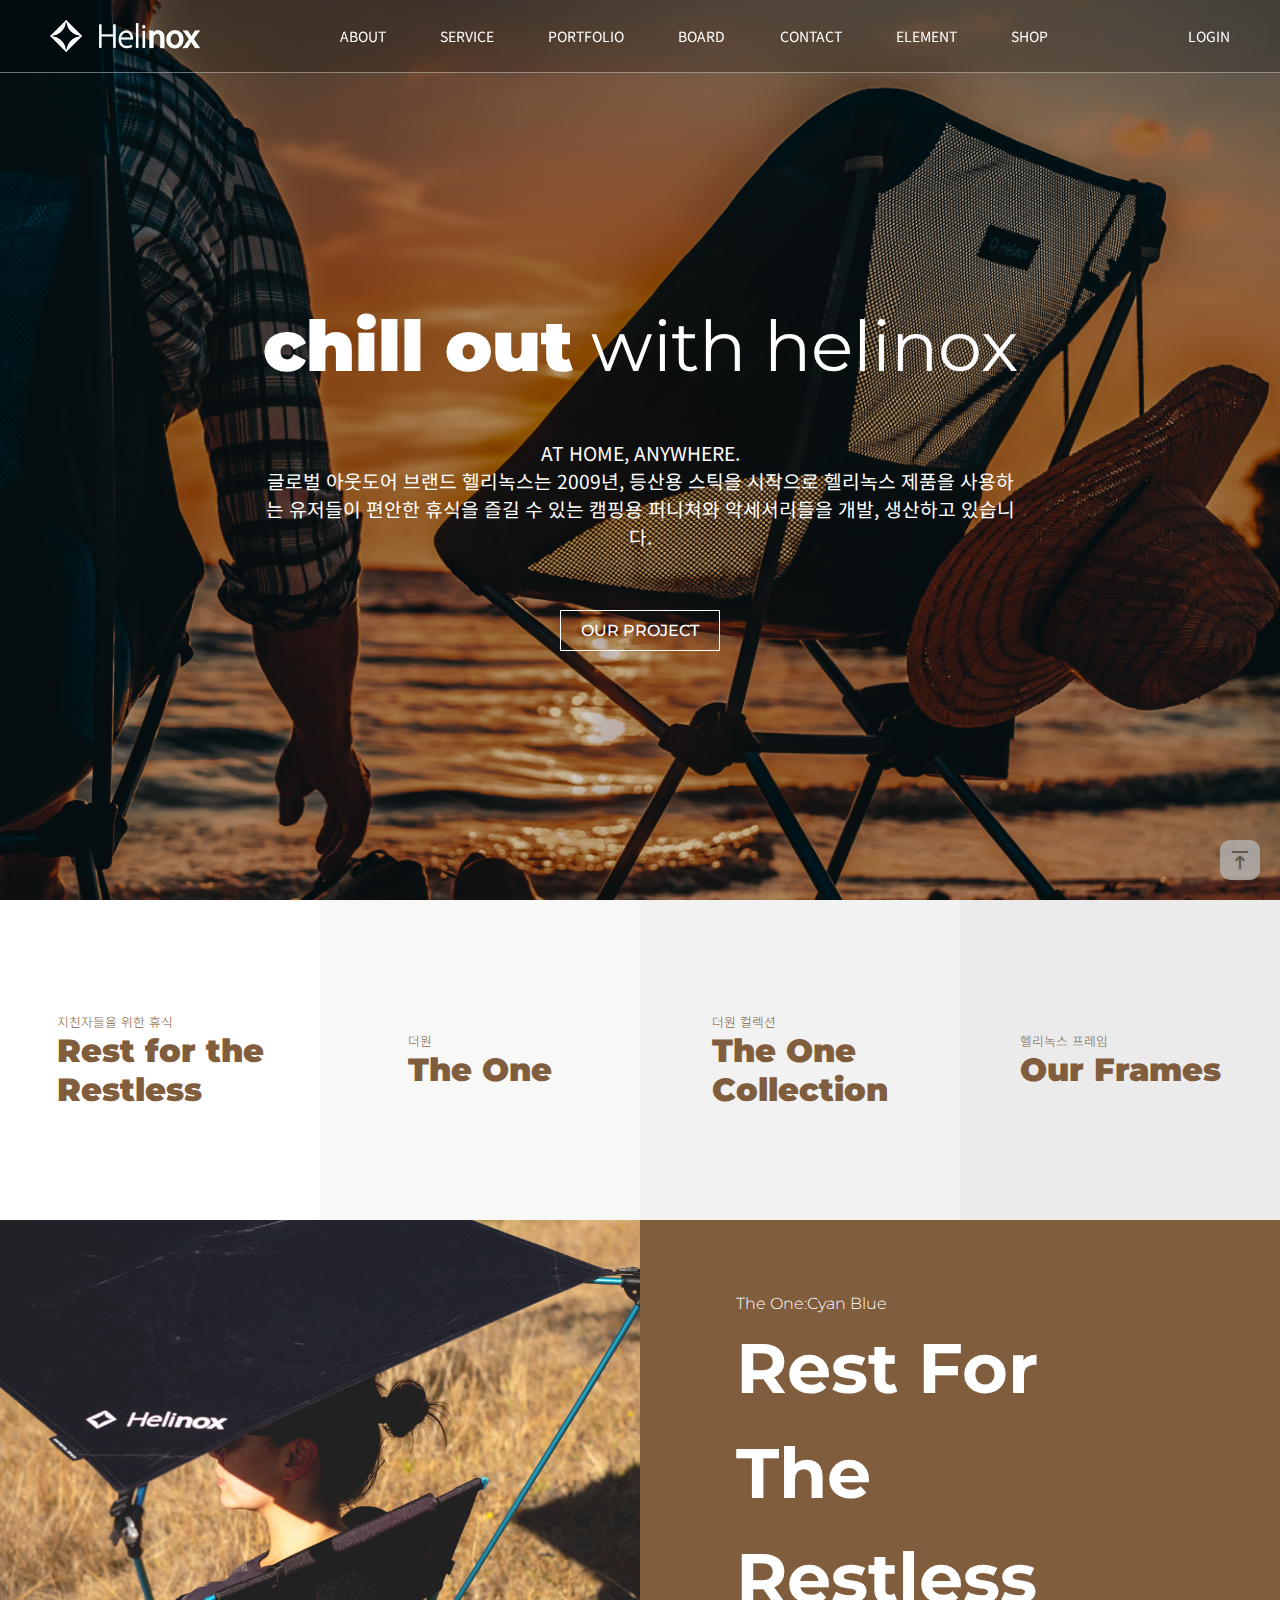
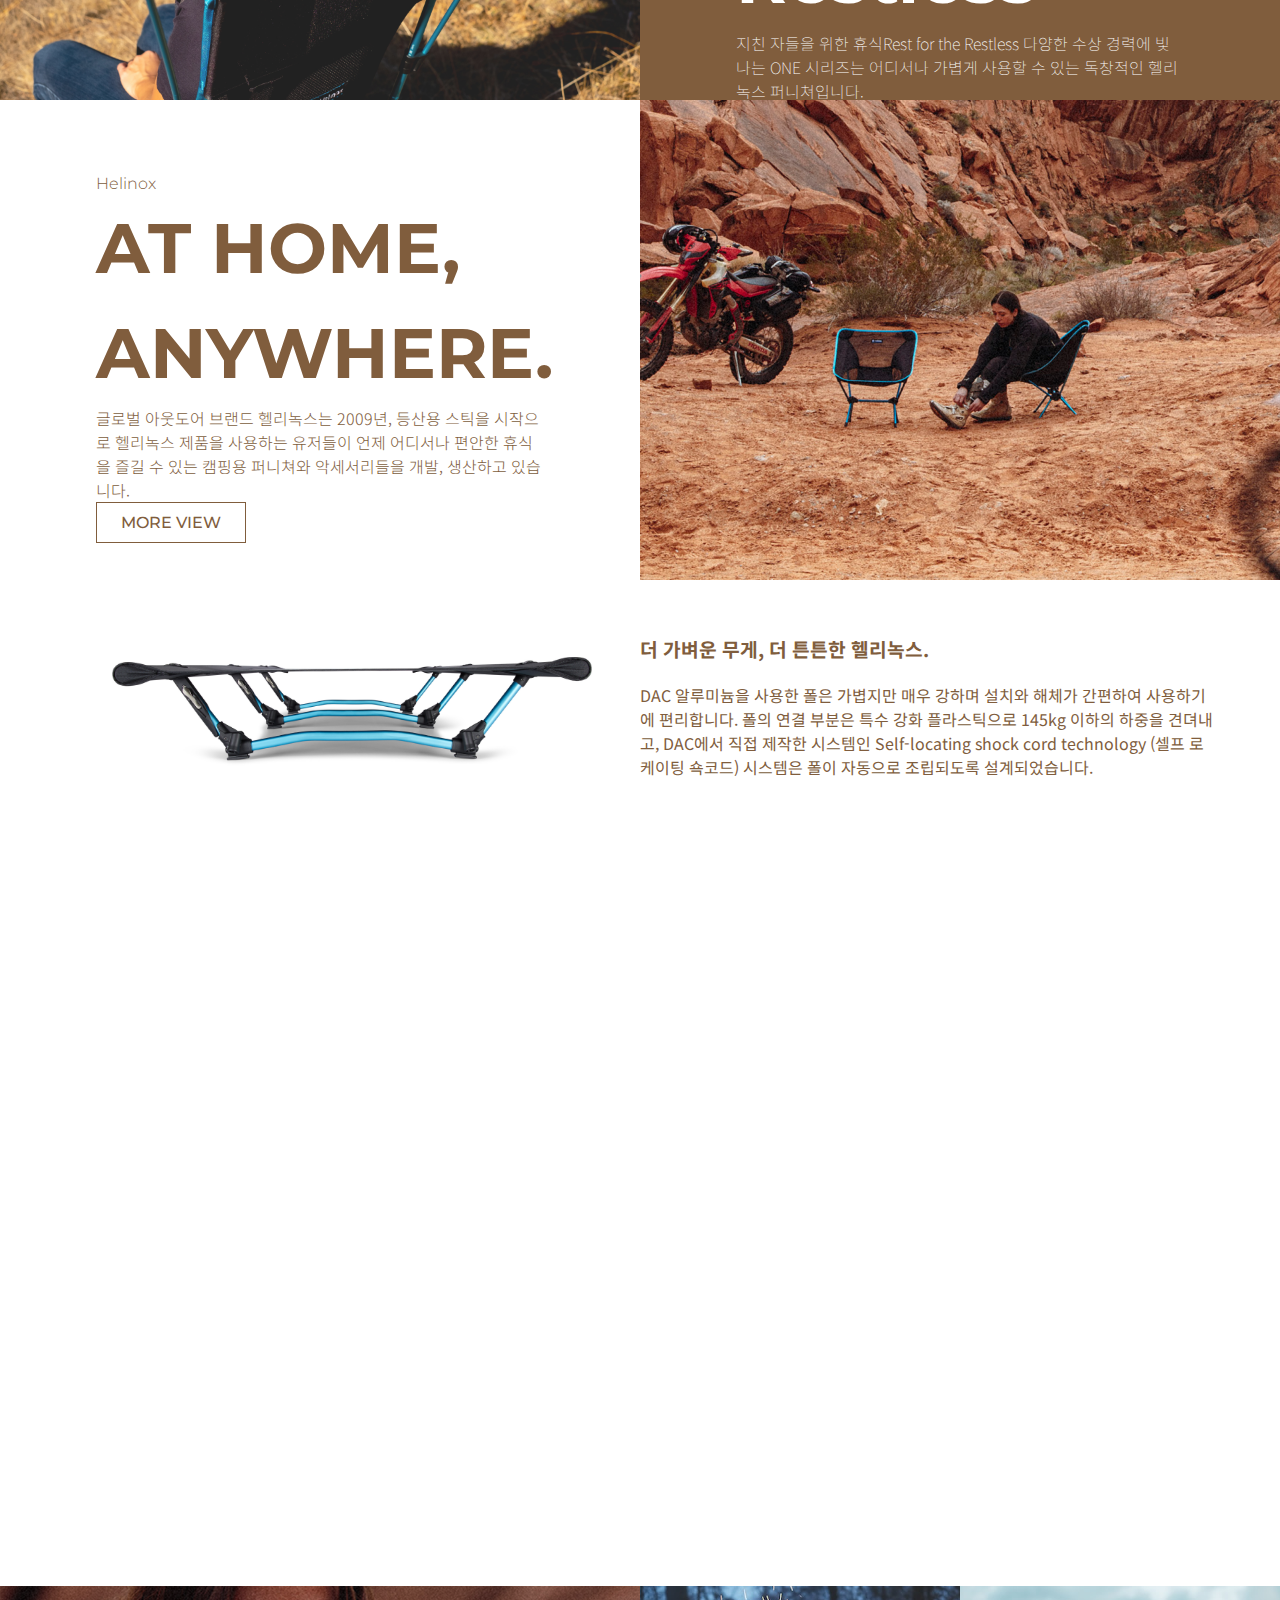
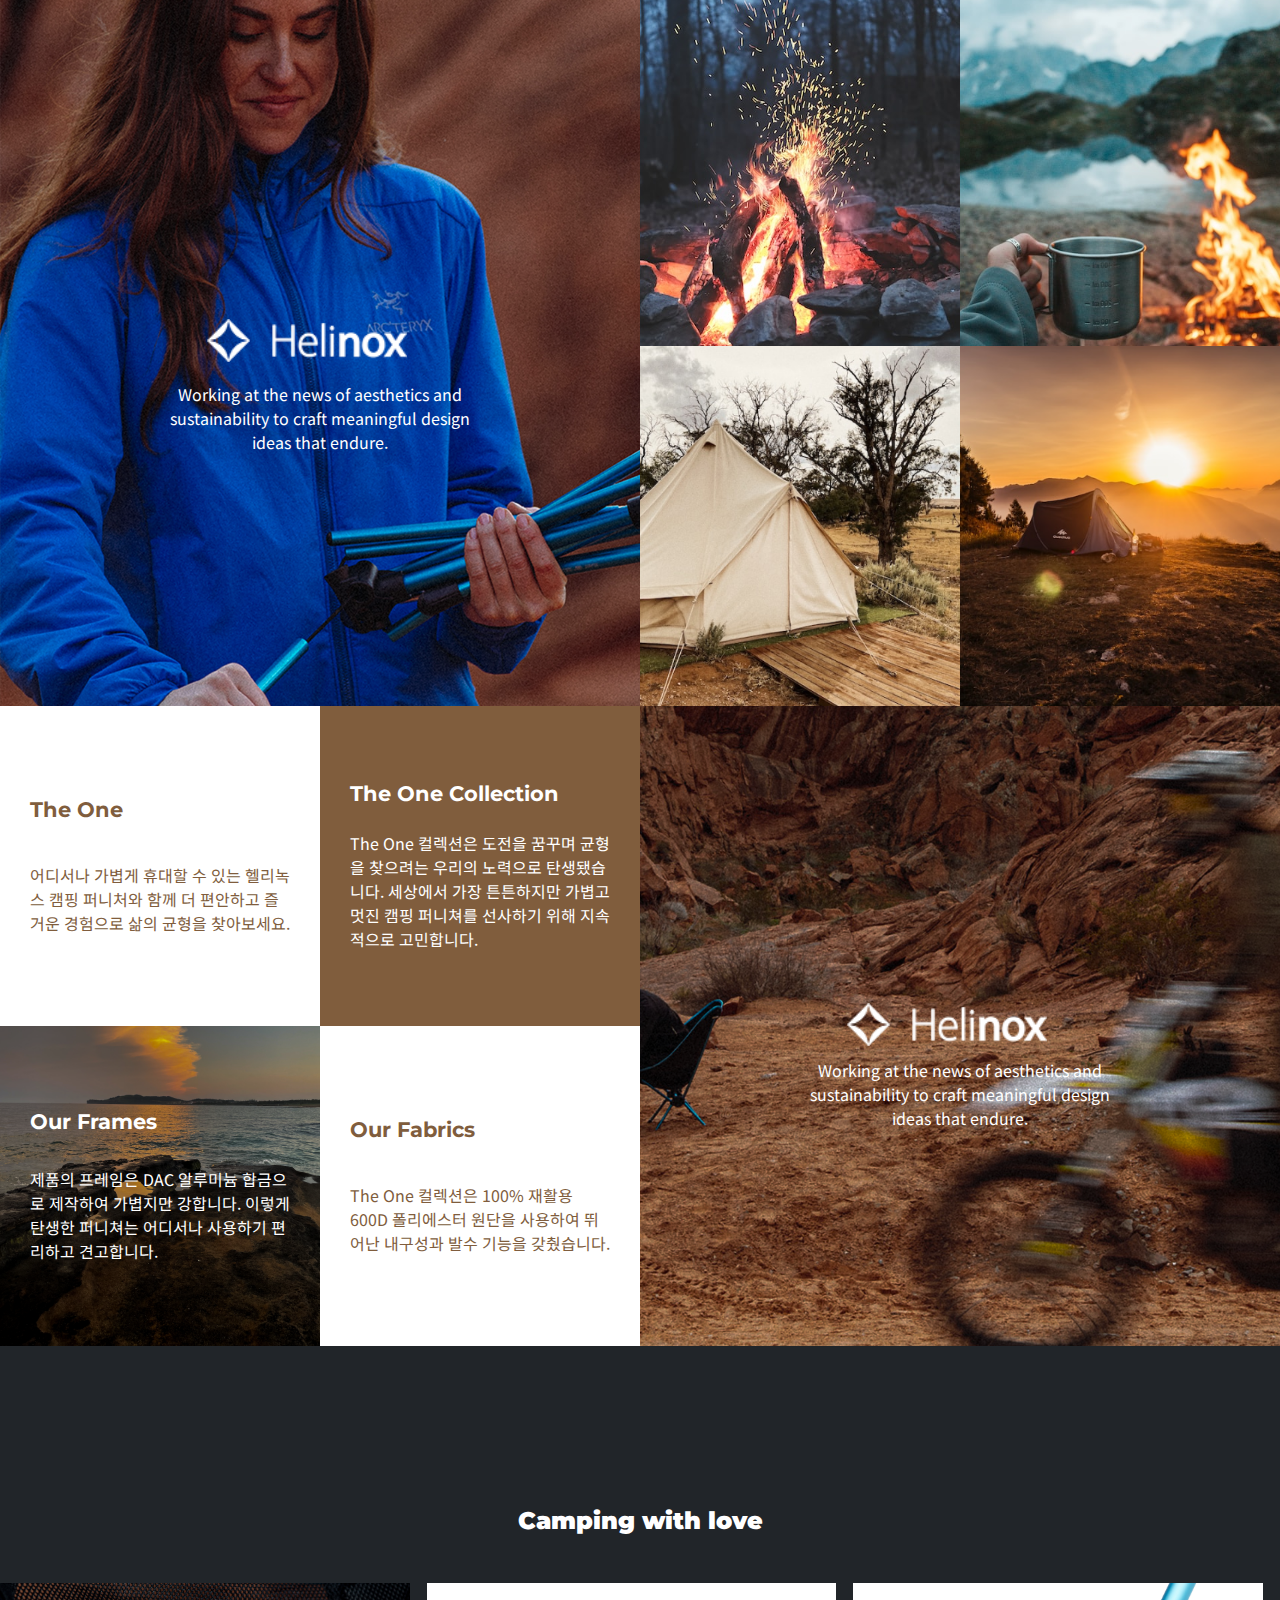
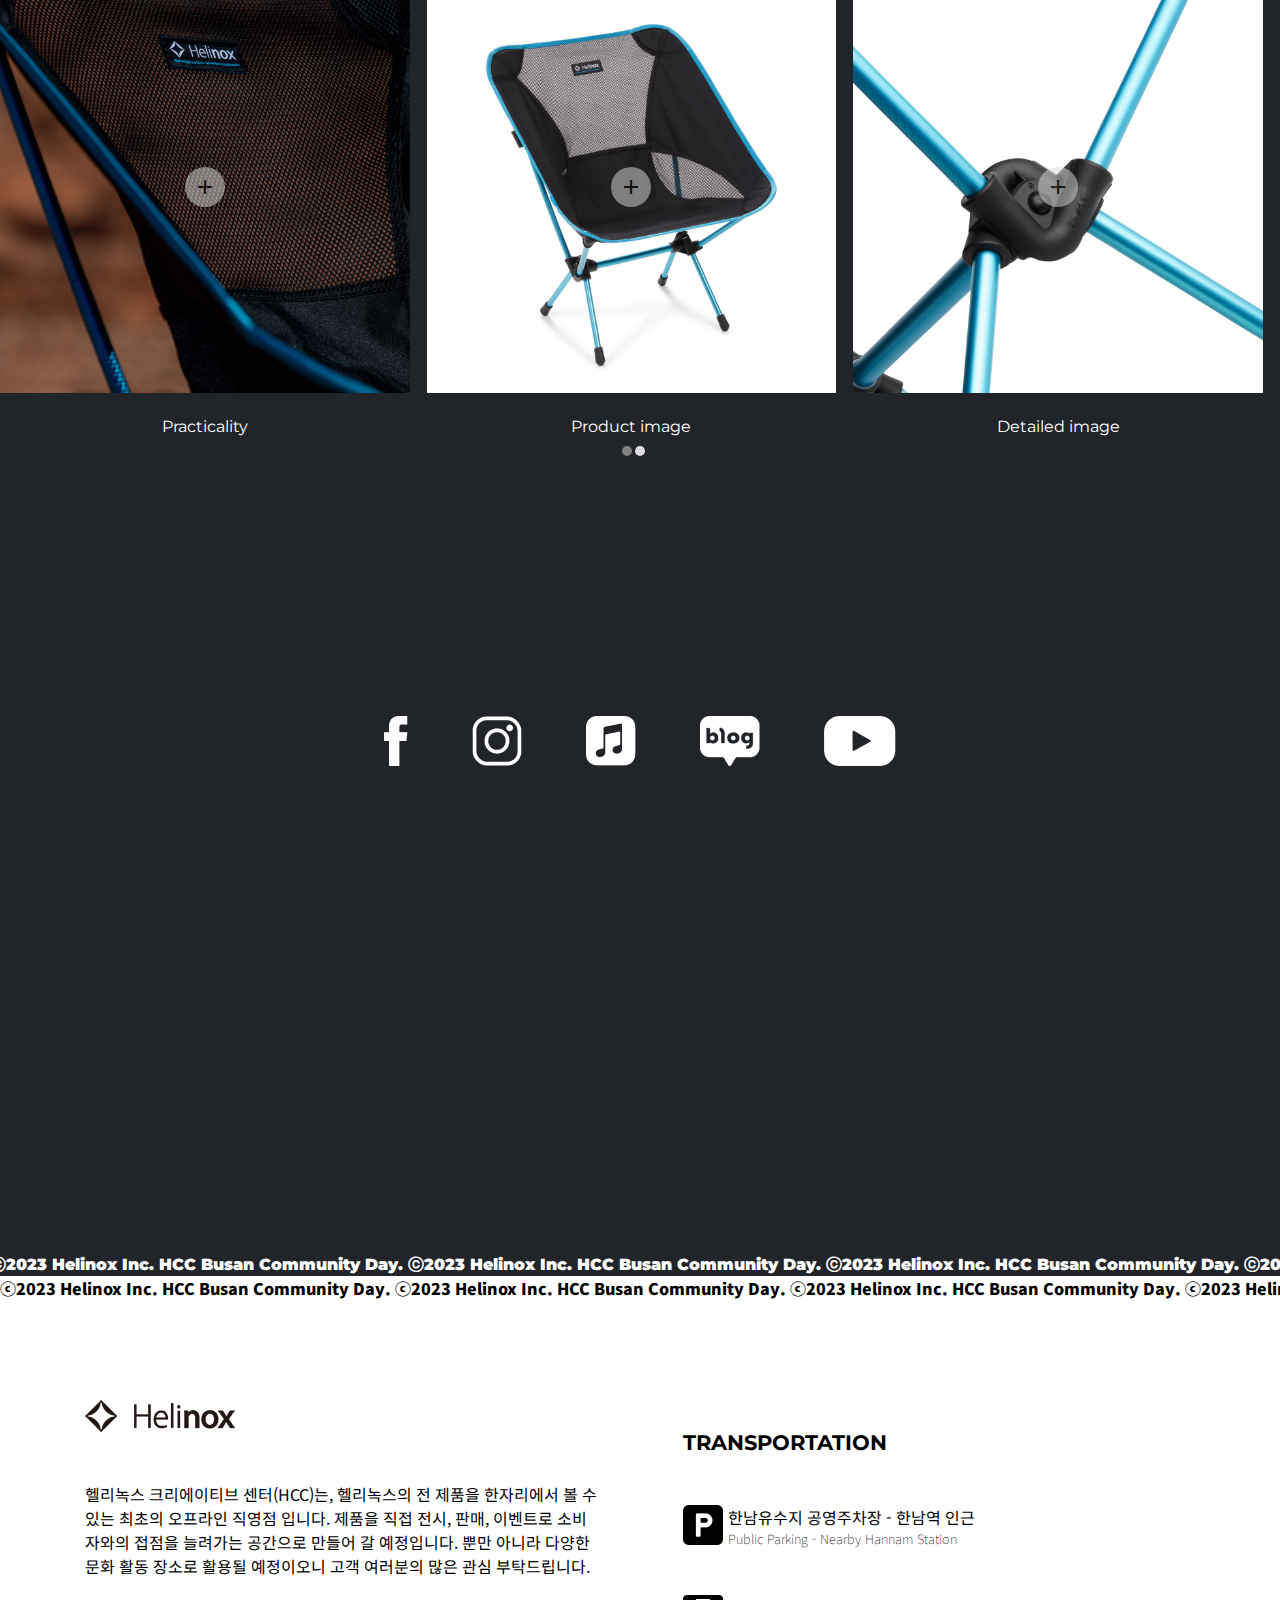
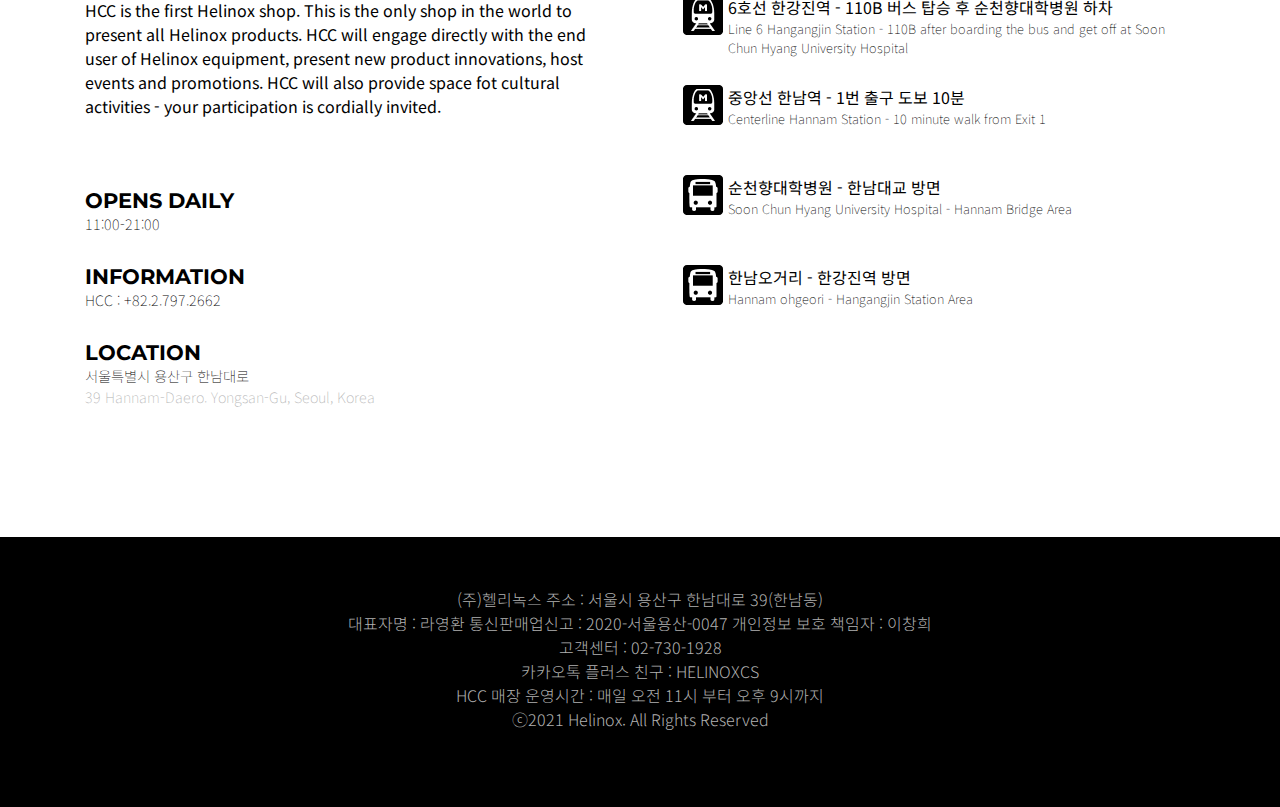
<file: index.html>
<!DOCTYPE html>
<html lang="ko">

<head>
  <meta charset="UTF-8" />
  <meta http-equiv="X-UA-Compatible" content="IE=edge" />
  <title>Helinox</title>
  <link rel="stylesheet"
    href="https://fonts.googleapis.com/css2?family=Material+Symbols+Outlined:opsz,wght,FILL,GRAD@20..48,100..700,0..1,-50..200" />
  <link rel="stylesheet" href="./minireset.min.css" />
  <link rel="stylesheet"
    href="https://fonts.googleapis.com/css2?family=Material+Symbols+Outlined:opsz,wght,FILL,GRAD@20..48,100..700,0..1,-50..200" />
  <link rel="stylesheet" href="ReDisign.css" />
  <link rel="stylesheet"
    href="https://fonts.googleapis.com/css2?family=Material+Symbols+Outlined:opsz,wght,FILL,GRAD@20..48,100..700,0..1,-50..200" />
  <link rel="icon" href="./helinoxImages/favicon-white.png">
</head>

<body>
  <header>
    <nav class="flex">
      <img src="./helinoxImages/white_logo.png" alt="logo" />
      <menu class="flex">
        <li><a href="">about</a></li>
        <li><a href="">service</a></li>
        <li><a href="">portfolio</a></li>
        <li><a href="">board</a></li>
        <li><a href="">contact</a></li>
        <li><a href="">element</a></li>
        <li><a href="">shop</a></li>
      </menu>
      <a href="#">login</a>
    </nav>
    <div class="main-img">
      <div class="main-text">
        <h1><span>chill out</span> with helinox</h1>
        <p class="strong">AT HOME, ANYWHERE.</p>
        <p>
          글로벌 아웃도어 브랜드 헬리녹스는 2009년, 등산용 스틱을 시작으로
          헬리녹스 제품을 사용하는 유저들이 편안한 휴식을 즐길 수 있는 캠핑용
          퍼니쳐와 악세서리들을 개발, 생산하고 있습니다.
        </p>
      </div>
      <a href="#" class="more-btn">our project</a>
      <div class="icon">
        <span class="icon1"></span>
        <span class="icon2"></span>
      </div>
    </div>
    <div class="main-text-box flex">
      <div class="text-box1 flex">
        <h2>
          <span class="lower">지친자들을 위한 휴식</span>Rest for the<br />Restless
        </h2>
      </div>
      <div class="text-box2 flex">
        <h2><span class="lower">더원</span>The One</h2>
      </div>
      <div class="text-box3 flex">
        <h2><span class="lower">더원 컬렉션</span>The One<br />Collection</h2>
      </div>
      <div class="text-box4 flex">
        <h2><span class="lower">헬리녹스 프레임</span>Our Frames</h2>
      </div>
    </div>
  </header>
  <main>
    <section class="section1">
      <div class="img-text-box1 flex">
        <div class="img">
          <img src="./helinoxImages/HELINOX_OCT 2019_SANTA CRUZ-6328_sm 1.png" alt="타프이미지" />
        </div>
        <div class="text-box flex">
          <div class="text flex">
            <h1><span>the one:cyan blue</span>rest for the restless</h1>
            <p>
              지친 자들을 위한 휴식Rest for the Restless 다양한 수상 경력에
              빛나는 ONE 시리즈는 어디서나 가볍게 사용할 수 있는 독창적인
              헬리녹스 퍼니쳐입니다.
            </p>
            <a href="#" class="more-btn">more view</a>
          </div>
        </div>
      </div>
      <div class="img-text-box2 flex">
        <div class="text-box flex">
          <div class="text flex">
            <h1><span>Helinox</span>AT HOME, ANYWHERE.</h1>
            <p>
              글로벌 아웃도어 브랜드 헬리녹스는 2009년, 등산용 스틱을 시작으로
              헬리녹스 제품을 사용하는 유저들이 언제 어디서나 편안한 휴식을
              즐길 수 있는 캠핑용 퍼니쳐와 악세서리들을 개발, 생산하고
              있습니다.
            </p>
            <a href="#" class="more-btn">more view</a>
          </div>
        </div>
        <div class="img">
          <img src="./helinoxImages/section2right.png" alt="bikeimg" />
        </div>
      </div>
    </section>

    <section class="section2">
      <div class="product-img-text flex">
        <div class="img">
          <img src="./helinoxImages/product.png" alt="product">
        </div>
        <div class="text-box">
          <p>
            <span class="strong">더 가벼운 무게, 더 튼튼한 헬리녹스.</span>
            DAC 알루미늄을 사용한 폴은 가볍지만 매우 강하며 설치와 해체가
            간편하여 사용하기에 편리합니다. 폴의 연결 부분은 특수 강화
            플라스틱으로 145kg 이하의 하중을 견뎌내고, DAC에서 직접 제작한
            시스템인 Self-locating shock cord technology (셀프 로케이팅
            쇽코드) 시스템은 폴이 자동으로 조립되도록 설계되었습니다.
          </p>
        </div>
      </div>
      <div class="middle-main-img">
        <iframe width="560" height="315"
          src="https://www.youtube.com/embed/qJGAl6FuK1M?controls=0&autoplay=1&mute=1&loop=1"
          title="YouTube video player" frameborder="0"
          allow="accelerometer; autoplay; clipboard-write; encrypted-media; gyroscope; picture-in-picture; web-share"
          allowfullscreen></iframe>
      </div>
    </section>

    <section class="section3">
      <div class="img-box flex">
        <div class="left-main-img">
          <!-- <img src="./helinoxImages/section3-left-img.png" alt="logo"> -->
          <span>logo</span>
          <p>
            Working at the news of aesthetics and sustainability to craft
            meaningful design ideas that endure.
          </p>
        </div>
        <div class="right-sub-img flex">
          <img src="./helinoxImages/capming1.png" alt="campimg1">
          <img src="./helinoxImages/camping2.png" alt="campimg2">
          <img src="./helinoxImages/camping3.png" alt="campimg3">
          <img src="./helinoxImages/camping4.png" alt="campimg4">
        </div>
      </div>
    </section>

    <section class="section4 flex">
      <div class="left-text-box">
        <div class="text flex">
          <div class="text-box flex">
            <h4>The One</h4>
            <p>
              어디서나 가볍게 휴대할 수 있는 헬리녹스 캠핑 퍼니처와 함께 더
              편안하고 즐거운 경험으로 삶의 균형을 찾아보세요.
            </p>
          </div>
          <div class="text-box flex">
            <h4>The One Collection</h4>
            <p>
              The One 컬렉션은 도전을 꿈꾸며 균형을 찾으려는 우리의 노력으로
              탄생됐습니다. 세상에서 가장 튼튼하지만 가볍고 멋진 캠핑 퍼니쳐를
              선사하기 위해 지속적으로 고민합니다.
            </p>
          </div>
          <div class="text-box flex">
            <h4>Our Frames</h4>
            <p>
              제품의 프레임은 DAC 알루미늄 합금으로 제작하여 가볍지만 강합니다.
              이렇게 탄생한 퍼니쳐는 어디서나 사용하기 편리하고 견고합니다.
            </p>
          </div>
          <div class="text-box flex">
            <h4>Our Fabrics</h4>
            <p>
              The One 컬렉션은 100% 재활용 600D 폴리에스터 원단을 사용하여
              뛰어난 내구성과 발수 기능을 갖췄습니다.
            </p>
          </div>
        </div>
      </div>
      <div class="right-img-box">
        <img src="./helinoxImages/section4-main.png" alt="rightmain">
        <span>logo</span>
        <p>
          Working at the news of aesthetics and sustainability to craft
          meaningful design ideas that endure.
        </p>
      </div>
    </section>

    <section class="section5">
      <h4>Camping with love</h4>
      <div class="product-img-box flex">
        <div class="img img1">
          <img src="./helinoxImages/section5-1.png" alt="img1">
          <a href="#"><span class="material-symbols-outlined">
              add
            </span></a>
          <span>Practicality</span>
        </div>

        <div class="img img2">
          <img src="./helinoxImages/section5-2.png" alt="img2">
          <a href="#"><span class="material-symbols-outlined">
              add
            </span></a>
          <span>Product image</span>
        </div>

        <div class="img img3">
          <img src="./helinoxImages/section5-3.png" alt="img3">
          <a href="#"><span class="material-symbols-outlined">
              add
            </span></a>
          <span>Detailed image</span>
        </div>

        <div class="select-btn">
          <span class="select-btn1"><a href="#"></a></span>
          <span class="select-btn2"><a href="#"></a></span>
        </div>
      </div>
      <div class="sns flex">
        <a href="#"><img src="./helinoxImages/icon_sns_f 1.png" alt="snsfacebook"></a>
        <a href="#"><img src="./helinoxImages/icon_sns_i.png" alt="snsinsta"></a>
        <a href="#"><img src="./helinoxImages/sns_3.png" alt="sns3"></a>
        <a href="#"><img src="./helinoxImages/icon_blog.png" alt="snsblog"></a>
        <a href="#"><img src="./helinoxImages/icon_yt.png" alt="youtube"></a>
      </div>
      <div class="footertext">
        ⓒ2023 Helinox Inc. HCC Busan Community Day. ⓒ2023 Helinox Inc. HCC
        Busan Community Day. ⓒ2023 Helinox Inc. HCC Busan Community Day. ⓒ2023
        Helinox Inc. HCC Busan Community Day.ⓒ2023
        Helinox Inc. HCC Busan Community Day.ⓒ2023
        Helinox Inc. HCC Busan Community Day.ⓒ2023
        Helinox Inc. HCC Busan Community Day.
      </div>

    </section>

    <section class="section6">
      <div class="kakao">
        <!-- * 카카오맵 - 지도퍼가기 -->
        <!-- 1. 지도 노드 -->
        <div id="daumRoughmapContainer1684117652721" class="root_daum_roughmap root_daum_roughmap_landing"></div>

        <!--
	2. 설치 스크립트
	* 지도 퍼가기 서비스를 2개 이상 넣을 경우, 설치 스크립트는 하나만 삽입합니다.
-->
        <script charset="UTF-8" class="daum_roughmap_loader_script"
          src="https://ssl.daumcdn.net/dmaps/map_js_init/roughmapLoader.js"></script>

        <!-- 3. 실행 스크립트 -->
        <script charset="UTF-8">
          new daum.roughmap.Lander({
            "timestamp": "1684117652721",
            "key": "2es6s",
            "mapWidth": "1920",
            "mapHeight": "360"
          }).render();
        </script>
      </div>
    </section>
    <article>
      <p>
        ⓒ2023 Helinox Inc. HCC Busan Community Day. ⓒ2023 Helinox Inc. HCC
        Busan Community Day. ⓒ2023 Helinox Inc. HCC Busan Community Day. ⓒ2023
        Helinox Inc. HCC Busan Community Day.ⓒ2023
        Helinox Inc. HCC Busan Community Day.ⓒ2023
        Helinox Inc. HCC Busan Community Day.ⓒ2023
        Helinox Inc. HCC Busan Community Day.
      </p>
    </article>
  </main>
  <footer>

    <div class="high-footer flex">
      <div class="left-text">
        <img src="./helinoxImages/black_logo.png" alt="logo">
        <div class="introduce">
          <p>
            헬리녹스 크리에이티브 센터(HCC)는, 헬리녹스의 전 제품을 한자리에서
            볼 수 있는 최초의 오프라인 직영점 입니다. 제품을 직접 전시, 판매,
            이벤트로 소비자와의 접점을 늘려가는 공간으로 만들어 갈 예정입니다.
            뿐만 아니라 다양한 문화 활동 장소로 활용될 예정이오니 고객
            여러분의 많은 관심 부탁드립니다.
          </p>
          <p>
            HCC is the first Helinox shop. This is the only shop in the world
            to present all Helinox products. HCC will engage directly with the
            end user of Helinox equipment, present new product innovations,
            host events and promotions. HCC will also provide space fot
            cultural activities - your participation is cordially invited.
          </p>
        </div>
        <div class="info">
          <ul>
            <li>opens daily<span>11:00-21:00</span></li>
            <li>information<span>HCC : +82.2.797.2662</span></li>
            <li>
              LOCATION<span>서울특별시 용산구 한남대로</span><span class="lower">39 Hannam-daero. Yongsan-gu, seoul, Korea </span>
            </li>
          </ul>
        </div>
      </div>
      <div class="right-text">
        <p>transportation</p>
        <ul>
          <li class="flex">
            <img src="./helinoxImages/parking.png" alt="parking-icon">
            <p>
              한남유수지 공영주차장 - 한남역 인근<br><span>Public Parking - Nearby Hannam Station</span></p>
          </li>
          <li class="flex">
            <img src="./helinoxImages/Group 40.png" alt="metro-icon">
            <p>
              6호선 한강진역 - 110B 버스 탑승 후 순천향대학병원 하차<span>Line 6 Hangangjin Station - 110B after boarding the bus and get
                off at Soon Chun Hyang University Hospital
              </span></p>
          </li>
          <li class="flex">
            <img src="./helinoxImages/Group 40.png" alt="metro-icon">
            <p>
              중앙선 한남역 - 1번 출구 도보 10분<span>Centerline Hannam Station - 10 minute walk from Exit 1</span></p>
          </li>
          <li class="flex">
            <img src="./helinoxImages/Group 41.png" alt="bus-icon">
            <p>
              순천향대학병원 - 한남대교 방면<span>Soon Chun Hyang University Hospital - Hannam Bridge Area</span></p>
          </li>
          <li class="flex">
            <img src="./helinoxImages/Group 41.png" alt="bus-icon">
            <p>
              한남오거리 - 한강진역 방면<span>Hannam ohgeori - Hangangjin
                Station Area</span></p>
          </li>
        </ul>
      </div>
    </div>
    <div class="low-footer">
      <p>
        (주)헬리녹스 주소 : 서울시 용산구 한남대로 39(한남동)<br>대표자명 :
        라영환 통신판매업신고 : 2020-서울용산-0047 개인정보 보호 책임자 :
        이창희<br>고객센터 : 02-730-1928<br>카카오톡 플러스 친구 : HELINOXCS<br>HCC
        매장 운영시간 : 매일 오전 11시 부터 오후 9시까지<br>ⓒ2021 Helinox. All
        Rights Reserved
      </p>
    </div>
    <a href="#" class="to-top flex"><span class="material-symbols-outlined">
        vertical_align_top
      </span></a>
  </footer>
</body>

</html>
</file>
<file: ReDisign.css>
@charset "utf-8";
@import url(./ReDisignCommon.css);
@import url(./ReDisignVariable.css);

/* header */

body {
  font-family: "Noto Sans KR";
}

header {
  font-family: "Noto Sans KR", sans-serif;
  position: relative;
}

header nav {
  background: rgba(0, 0, 0, 0.2);
  position: fixed;
  width: 100%;
  color: white;
  font-size: var(--font-size-14);
  justify-content: space-between;
  align-items: center;
  margin: 0 auto;
  padding: 20px 50px;
  text-transform: uppercase;
  border-bottom: 1px solid rgba(214, 214, 214, 0.5);
  z-index: 999999;
}

header nav menu {
  width: 60%;
  justify-content: space-between;
}

header nav menu li {
  transition: 0.3s;
}

header nav menu li:hover {
  color: black;
}

header .main-img {
  background: url(./helinoxImages/Mask\ group.png) no-repeat 50% / cover;
  height: 100vh;
  width: 100vw;
}

header .main-text-box {
  width: 100%;
}

header .main-img .main-text {
  position: absolute;
  top: 35%;
  left: 50%;
  color: white;
  text-align: center;
  transform: translate(-50%, -50%);
  min-width: 730px;
  /* height: 100%; */
}
header .main-img .main-text h1 {
  padding-bottom: 50px;
  white-space: nowrap;
}
header .main-img .main-text p {
  font-size: 1.2rem;
}

header .main-img .main-text h1 span {
  font-weight: 900;
}

header .main-img .more-btn {
  position: absolute;
  top: 50%;
  left: 50%;
  transform: translateX(-50%);
  border-color: white;
  color: white;
  transition: 0.5s;
}

header .main-img .more-btn:hover {
  background-color: white;
  color: #805d3d;
}

header .main-text-box {
  width: 100vw;
}

header .main-text-box .text-box1 {
  width: 25%;
  aspect-ratio: 1;
  background-color: #fff;
}

header .main-text-box .text-box2 {
  width: 25%;
  aspect-ratio: 1;
  background-color: #f8f8f8;
}

header .main-text-box .text-box3 {
  width: 25%;
  aspect-ratio: 1;
  background-color: #f2f2f2;
}

header .main-text-box .text-box4 {
  width: 25%;
  aspect-ratio: 1;
  background-color: #ebebec;
}

header .main-text-box {
  color: #805d3d;
}

header .main-text-box .flex {
  justify-content: center;
  align-items: center;
}

header .main-text-box span {
  font-family: var(--font-notokr);
  font-weight: 300;
}

/* main section1 */
main {
  width: 100vw;
}

main .section1 {
  width: 100%;
}

main .section1 .img-text-box1 {
  width: 100%;
}

main .section1 .img-text-box1 .img {
  width: 50%;
}

main .section1 .img-text-box1 .img img {
  width: 100%;
  object-fit: cover;
}

main .section1 .img-text-box1 .text-box {
  width: 50%;
  background-color: #805d3d;
  color: white;
  justify-content: center;
  align-items: center;
}

main .section1 .img-text-box1 .text-box .text {
  flex-direction: column;
  justify-content: space-evenly;
  width: 70%;
  height: 70%;
}

main .section1 .img-text-box1 .text-box h1 {
  line-height: 1.5;
  text-transform: capitalize;
  font-weight: 700;
}

main .section1 .img-text-box1 .text-box h1 span {
  font-weight: 300;
  font-size: 1rem;
  display: block;
}

main .section1 .img-text-box1 .text-box p {
  line-height: 1.5;
  font-weight: 100;
}

main .section1 .img-text-box1 .text-box .more-btn {
  border-color: white;
  width: 150px;
  text-align: center;
  text-transform: uppercase;
  transition: 0.3s;
}

main .section1 .img-text-box1 .text-box .more-btn:hover {
  background-color: white;
  color: #805d3d;
}

main .section1 .img-text-box2 {
  width: 100vw;
}

main .section1 .img-text-box2 .text-box {
  width: 50%;
  background-color: #ffffff;
  color: #805d3d;
  justify-content: center;
  align-items: center;
}

main .section1 .img-text-box2 .text-box .text {
  flex-direction: column;
  justify-content: space-evenly;
  width: 70%;
  height: 70%;
}

main .section1 .img-text-box2 .img {
  width: 50%;
}

main .section1 .img-text-box2 .img img {
  width: 100%;
}

main .section1 .img-text-box2 .text-box h1 {
  line-height: 1.5;
  text-transform: capitalize;
  font-weight: 700;
}

main .section1 .img-text-box2 .text-box h1 span {
  font-weight: 300;
  font-size: 1rem;
  display: block;
}

main .section1 .img-text-box2 .text-box .more-btn {
  border-color: #805d3d;
  width: 150px;
  text-align: center;
  text-transform: uppercase;
  transition: 0.3s;
}

main .section1 .img-text-box2 .text-box .more-btn:hover {
  background-color: #805d3d;
  color: white;
}
main .section1 .img-text-box2 .text-box .text p {
  font-weight: 300;
}

/* main section2 */
main {
  width: 100vw;
}

main .section2 {
  width: 100%;
}

main .section2 .product-img-text {
  width: 100%;
  justify-content: center;
  align-items: center;
}

main .section2 .product-img-text .img {
  width: 45%;
  padding: 2rem;
}

main .section2 .product-img-text .img img {
  width: 100%;
}

main .section2 .product-img-text .text-box {
  width: 45%;
  color: #805d3d;
}
main .section2 .product-img-text .text-box p .strong {
  display: block;
  font-weight: 700;
  font-size: 1.2rem;
  padding-bottom: 20px;
}

main .section2 .middle-main-img {
  width: 90%;
  aspect-ratio: 16 / 9;
  margin: 0 auto;
  /* overflow: hidden; */
}

main .section2 .middle-main-img iframe {
  /* object-fit: cover; */
  width: 100%;
  height: 100%;
  /* aspect-ratio: 16 / 9; */
}

/* main section3 */
main .section3 {
  width: 100vw;
  margin-top: 100px;
}

main .section3 .img-box {
  width: 100%;
  height: 80vh;
  /* overflow: hidden; */
}

main .section3 .img-box .left-main-img {
  width: 50%;
  height: 100%;
  position: relative;
  background: linear-gradient(rgba(0, 0, 0, 0), rgba(0, 0, 0, 0)),
    url(./helinoxImages/section3-left-img.png);
  transition: 0.3s;
}

main .section3 .img-box .left-main-img:hover {
  background: linear-gradient(rgba(0, 0, 0, 0.1), rgba(0, 0, 0, 0.7)),
    url(./helinoxImages/section3-left-img.png);
}

main .section3 .img-box .left-main-img p {
  position: absolute;
  top: 55%;
  left: 50%;
  transform: translateX(-50%);
  color: white;
  width: 50%;
  text-align: center;
}

main .section3 .img-box .left-main-img span {
  background: url(./helinoxImages/white_logo.png) no-repeat 50% / contain;
  position: absolute;
  top: 45%;
  left: 48%;
  transform: translateX(-50%);
  width: 200px;
  height: 60px;
  text-indent: -999px;
}

main .section3 .img-box img {
  width: 100%;
  height: 100%;
  object-fit: cover;
}

main .section3 .img-box .right-sub-img {
  width: 50%;
  height: 50%;
  flex-wrap: wrap;
  /* overflow: hidden; */
}

main .section3 .img-box .right-sub-img img {
  width: 50%;
  aspect-ratio: 1;
  object-fit: cover;
}

main .section1 .img-text-box2 .img img {
  background: rgba;
}

/* main section4 */
main .section4 {
  width: 100vw;
}

main .section4 .left-text-box {
  width: 50%;
  /* height: 80vh; */
}

main .section4 .left-text-box .text {
  width: 100%;
  flex-wrap: wrap;
}

main .section4 .left-text-box .text .text-box {
  width: 50%;
  /* height: 10%; */
  aspect-ratio: 1;
  flex-direction: column;
  justify-content: center;
  justify-content: space-evenly;
  padding: 50px 30px;
}

main .section4 .left-text-box .text .text-box h4 {
  font-size: 1.3rem;
  font-family: var(--font-mont);
  font-weight: 700;
}

main .section4 .left-text-box .text .text-box:first-child {
  color: #805d3d;
}

main .section4 .left-text-box .text .text-box:nth-child(2) {
  color: white;
  background-color: #805d3d;
}

main .section4 .left-text-box .text .text-box:nth-child(3) {
  color: white;
  background: url(./helinoxImages/section4-img.png) no-repeat 50% / cover;
}

main .section4 .left-text-box .text .text-box:nth-child(4) {
  color: #805d3d;
}

main .section4 .right-img-box {
  width: 50%;
  position: relative;
}

main .section4 .right-img-box img {
  width: 100%;
  height: 100%;
  object-fit: cover;
}

main .section4 .right-img-box span {
  background: url(./helinoxImages/white_logo.png) no-repeat 50% / contain;
  position: absolute;
  top: 45%;
  left: 48%;
  text-indent: -9999px;
  transform: translateX(-50%);
  width: 200px;
  height: 60px;
}

main .section4 .right-img-box p {
  color: white;
  position: absolute;
  top: 55%;
  left: 50%;
  transform: translateX(-50%);
  text-align: center;
}

/* main section5 */
main .section5 {
  text-align: center;
  background-color: #212529;
  color: white;
  font-family: var(--font-mont);
  height: 170vh;
  padding-top: 10rem;
  position: relative;
  overflow: hidden;
}

main .section5 h4 {
  margin-bottom: 3rem;
  font-size: 1.5rem;
  font-weight: 900;
}

main .section5 .product-img-box {
  justify-content: space-between;
  position: relative;
  margin: 0 auto;
  width: 100%;
}

main .section5 .product-img-box .icon a span:nth-child(1) {
  left: 0;
  top: 45%;
  transform: translateY(-50%);
}

main .section5 .product-img-box .icon a:nth-child(2) {
  right: 0;
  top: 45%;
}

main .section5 .product-img-box .img {
  width: 32%;
  object-fit: cover;
  position: relative;
}

main .section5 .product-img-box .img img {
  width: 100%;
  margin-bottom: 1.5rem;
}

main .section5 .product-img-box .img a {
  background-color: #ddd;
  color: black;
  text-align: center;
  position: absolute;
  top: 45%;
  left: 50%;
  width: 40px;
  aspect-ratio: 1;
  transform: translate(-50%, -50%);
  border-radius: 50%;
  opacity: 0.5;
}

main .section5 .product-img-box .img a span {
  line-height: 40px;
}

main .section5 .product-img-box .select-btn span a {
  background-color: #ddd;
  width: 10px;
  aspect-ratio: 1;
  position: absolute;
  bottom: -20px;
  border-radius: 50%;
  left: 50%;
  transform: translateX(-50%);
}

main .section5 .product-img-box .select-btn span:last-child a {
  opacity: 0.5;
  left: 49%;
}

main .section5 .sns {
  padding-top: 280px;
  margin: 0 auto;
  width: 40%;
  justify-content: space-between;
}

main .section5 .footertext {
  position: absolute;
  bottom: 0;
  text-indent: -10px;
  white-space: nowrap;
  font-weight: 900;
}

/* main section6 */

main .section6 {
  overflow: hidden;
  position: relative;
}

/* main article */
main article {
  font-weight: 900;
  white-space: nowrap;
  overflow: hidden;
  align-content: space-evenly;
}

/* footer high-footer */

footer .high-footer {
  justify-content: space-evenly;
  padding: 100px 0;
}

footer .high-footer .left-text {
  width: 40%;
}

footer .high-footer .left-text .introduce {
  width: 100%;
}

footer .high-footer .right-text {
  width: 40%;
}
footer .high-footer img {
  margin-bottom: 50px;
}
footer .high-footer .left-text p:first-child {
  margin-bottom: 20px;
}
footer .high-footer .left-text p:last-child {
  margin-bottom: 70px;
}
footer .high-footer .left-text .info {
  text-transform: uppercase;
  font-family: var(--font-mont);
  font-weight: 700;
  font-size: 1.3rem;
}
footer .high-footer .left-text .info ul li {
  margin-bottom: 30px;
}
footer .high-footer .left-text .info ul span {
  font-family: var(--font-notokr);
  font-weight: 100;
  display: block;
  font-size: 0.9rem;
}
footer .high-footer .left-text .info ul li:last-child span:last-child {
  color: #b3b3b3;
  text-transform: capitalize;
  font-family: var(--font-notokr);
  font-weight: 100;
}

/* footer right-text */

footer .high-footer .right-text {
  padding-top: 30px;
}
footer .high-footer .right-text p:first-child {
  text-transform: uppercase;
  font-family: var(--font-mont);
  font-weight: 700;
  font-size: 1.3rem;
  margin-bottom: 50px;
}
footer .high-footer .right-text ul li p {
  padding-left: 5px;
}
footer .high-footer .right-text ul li span {
  display: block;
  font-weight: 100;
  font-size: 0.8rem;
}

/* footer low-footer */

footer .low-footer {
  height: 30vh;
  background-color: black;
  color: rgb(177, 177, 177);
  text-align: center;
  padding-top: 50px;
}
footer .low-footer p {
  min-width: 35%;
  margin: 0 auto;
  font-weight: 300;
}

footer .to-top {
  position: fixed;
  bottom: 20px;
  right: 20px;
  background-color: #b3b3b3;
  width: 40px;
  aspect-ratio: 1;
  text-align: center;
  align-items: center;
  justify-content: center;
  color: #555555;
  opacity: 0.8;
  border-radius: 10px;
  transition: 0.5s;
  z-index: 99999;
}

footer .to-top:hover {
  opacity: 1;
  color: white;
  background-color: #805d3d;
}
</file>
<file: minireset.min.css>
/*! minireset.css v0.0.6 | MIT License | github.com/jgthms/minireset.css */
html,body,p,ol,ul,li,dl,dt,dd,blockquote,figure,fieldset,legend,textarea,pre,iframe,hr,h1,h2,h3,h4,h5,
h6,menu {
    margin: 0;
    padding: 0;
}

h1,h2,h3,h4,h5,h6 {
    font-size: 100%;
    font-weight: normal;
}

ul, menu {
    list-style: none;
}

button,input,select {
    margin: 0;
    outline: none;
}

html {
    box-sizing: border-box;
}

*,
*::before,
*::after {
    box-sizing: inherit;
}

img,
video {
    height: auto;
    vertical-align: top;
}

iframe {
    border: 0;
}

table {
    border-collapse: collapse;
    border-spacing: 0;
}

td,th {
    padding: 0;
}

/* lsw reset */

a {
    color: inherit;
    text-decoration: none;
}
</file>
